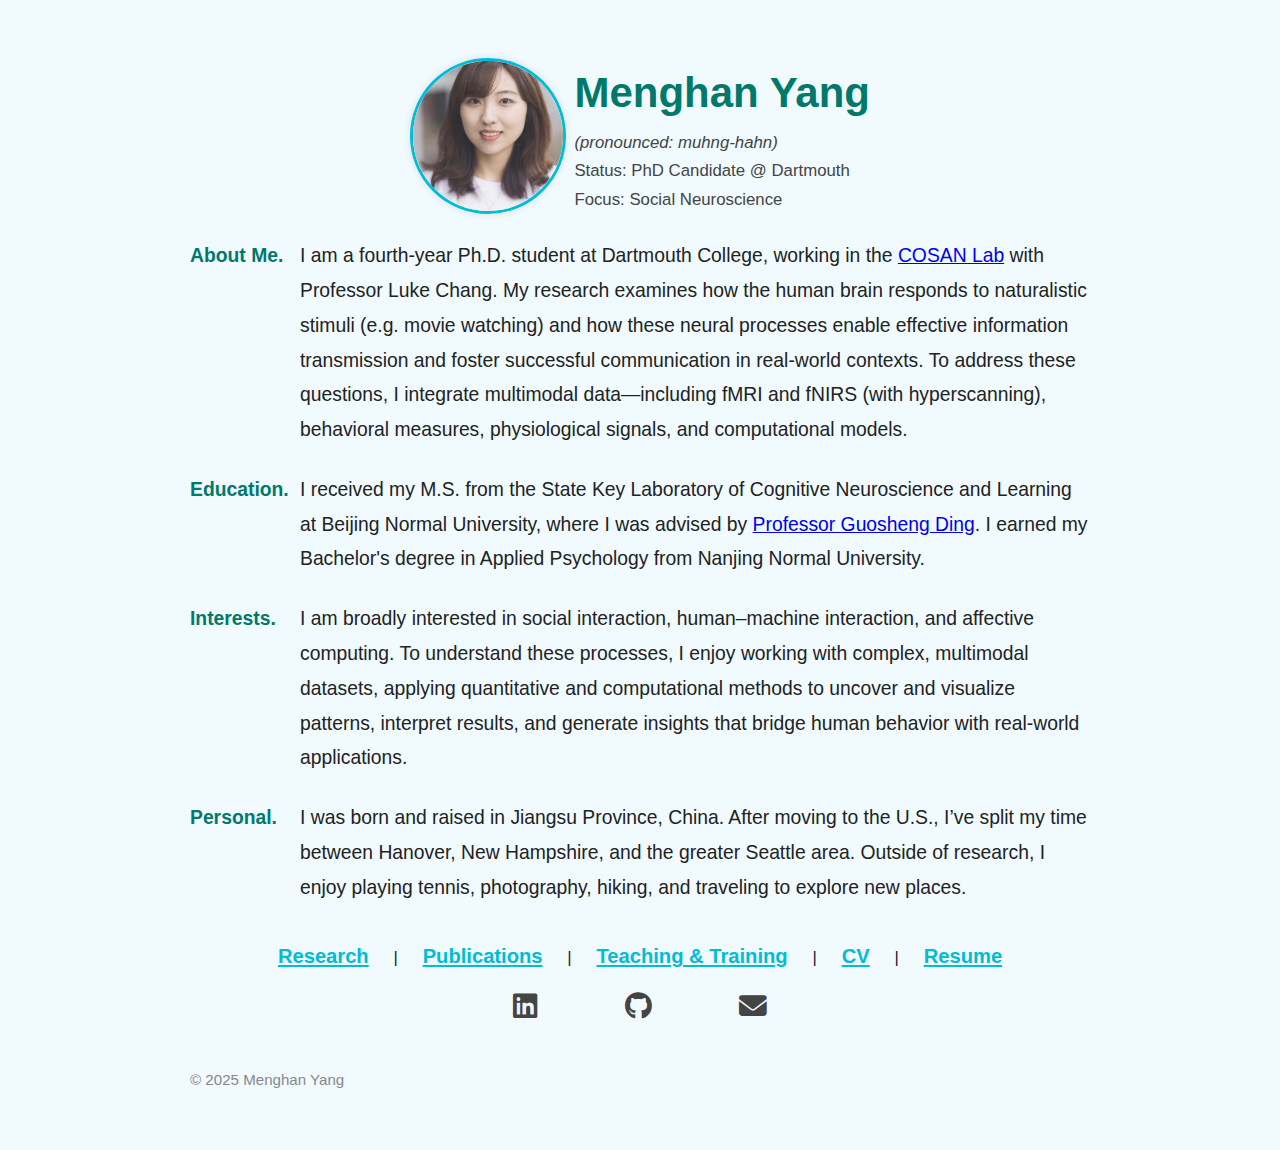
<file: index.html>
<!DOCTYPE html>
<html lang="en">
<head>
  <meta charset="UTF-8" />
  <meta name="viewport" content="width=device-width, initial-scale=1.0"/>
  <title>Menghan Yang</title>
  <link rel="stylesheet" href="style.css" />
  <link rel="stylesheet" href="https://cdnjs.cloudflare.com/ajax/libs/font-awesome/6.5.0/css/all.min.css" integrity="sha512-..." crossorigin="anonymous" referrerpolicy="no-referrer" />
</head>
<body>

  <div class="container">

    <header>
      <div class="intro-container">
        <img src="assets/images/headshot_menghan.jpg" alt="Menghan Yang Headshot" class="headshot"/>
        <div class="intro-text">
        <div class="intro-text">
          <h1 class="name">Menghan Yang</h1>
          <p class="pronunciation">(pronounced: muhng-hahn)</p>
          <p class="sub-info">Status: PhD Candidate @ Dartmouth</p>
          <p class="sub-info">Focus: Social Neuroscience</p>
        </div>
      </div>
    </header>

    <section class="bio">
      <div class="bio-block">
        <span class="subtitle">About Me.</span>
        <p class="body-text">
          I am a fourth-year Ph.D. student at Dartmouth College, working in the
          <a href="https://cosanlab.com" target="_blank">COSAN Lab</a> with Professor Luke Chang.
          My research examines how the human brain responds to naturalistic stimuli (e.g. movie watching) and how these neural processes enable effective information transmission and foster successful communication in real-world contexts. 
          To address these questions, I integrate multimodal data—including fMRI and fNIRS (with hyperscanning), behavioral measures, physiological signals, and computational models.
        </p>
      </div>

      <div class="bio-block">
        <span class="subtitle">Education.</span>
        <p class="body-text">
          I received my M.S. from the State Key Laboratory of Cognitive Neuroscience and Learning at Beijing Normal University,
          where I was advised by <a href="https://brain.bnu.edu.cn/English/Faculty/CurrentFaculty/Dzz/b8180a590c62425c99f4d29cd3237f4b.htm" target="_blank">Professor Guosheng Ding</a>.
          I earned my Bachelor's degree in Applied Psychology from Nanjing Normal University.
        </p>
      </div>

      <div class="bio-block">
        <span class="subtitle">Interests.</span>
        <p class="body-text">
          I am broadly interested in social interaction, human–machine interaction, and affective computing. 
          To understand these processes, I enjoy working with complex, multimodal datasets, applying quantitative and computational methods to uncover and visualize patterns, interpret results, and generate insights that bridge human behavior with real-world applications.
        </p>
      </div>

      <div class="bio-block">
        <span class="subtitle">Personal.</span>
        <p class="body-text">
          I was born and raised in Jiangsu Province, China. After moving to the U.S., I’ve split my time between Hanover, New Hampshire,
          and the greater Seattle area. Outside of research, I enjoy playing tennis, photography, hiking, and traveling to explore new places.
        </p>
      </div>
    </section>

    <nav>
      <a href="research.html">Research</a> |
      <a href="publications.html">Publications</a> |
      <a href="teaching_training.html">Teaching & Training</a> |
      <a href="https://drive.google.com/file/d/1tpuu9jmbNj-9GskrdP3sUAORVMIe_zEc/view?usp=drive_link" target="_blank">CV</a> |
      <a href="https://drive.google.com/file/d/19VSqUdCx4PqmynaKqFLmxTVOj0SQg67O/view?usp=drive_link" target="_blank">Resume</a>
    </nav>

    <section class="socials">
      <div class="social-icons">
        <a href="https://www.linkedin.com/in/menghan-yang-012634250/" target="_blank" aria-label="LinkedIn"><i class="fab fa-linkedin fa-xl"></i></a>
        <a href="https://github.com/Menghan-Yang" target="_blank" aria-label="GitHub"><i class="fab fa-github fa-xl"></i></a>
        <a href="mailto:menghan.yang.gr@dartmouth.com" target="_blank" aria-label="Email"><i class="fas fa-envelope fa-xl"></i></a>
      </div>
    </section>

    <footer>
      <p>© 2025 Menghan Yang</p>
    </footer>

  </div> <!-- end container -->

</body>
</html>
</file>
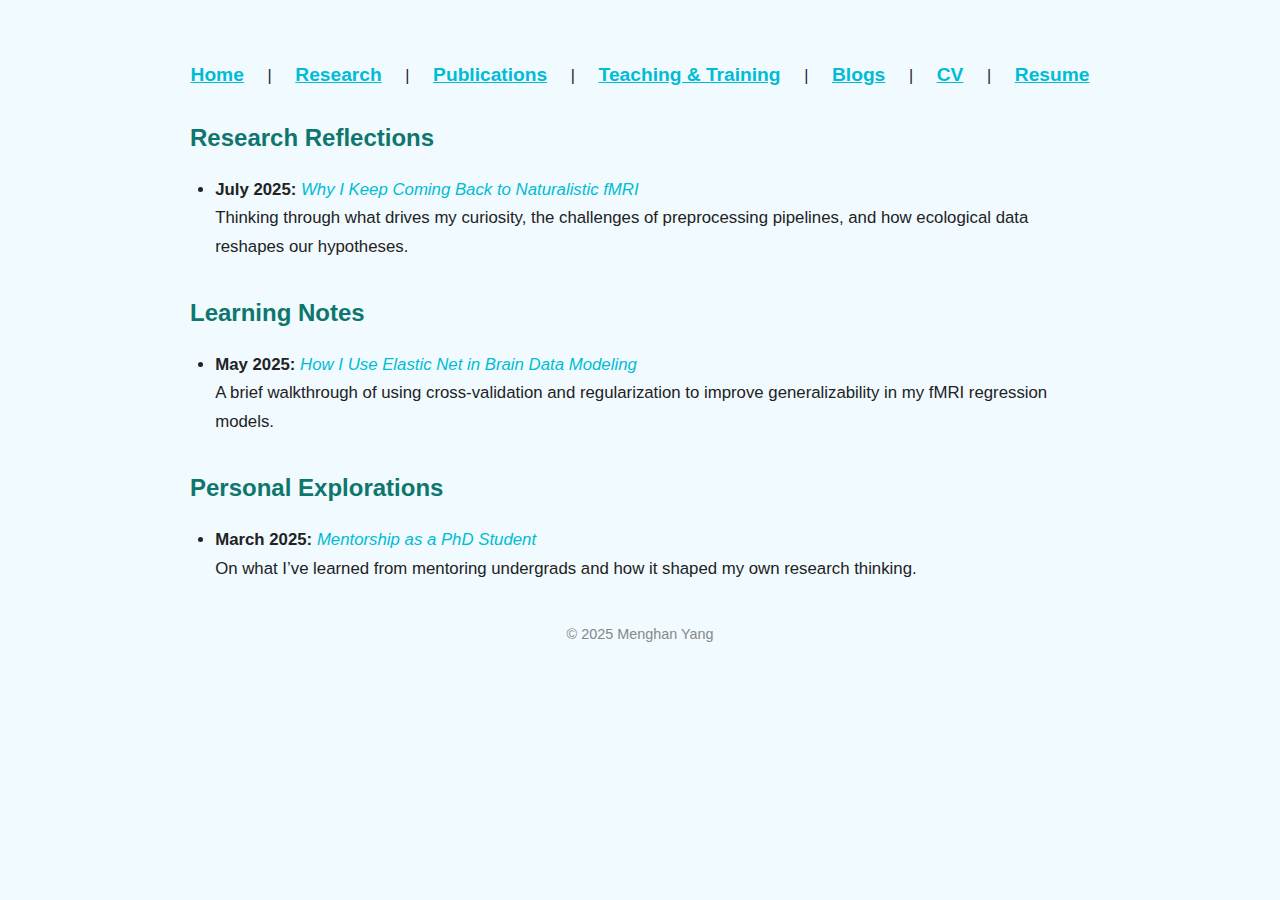
<file: blogs.html>
<!DOCTYPE html>
<html lang="en">
<head>
  <meta charset="UTF-8" />
  <meta name="viewport" content="width=device-width, initial-scale=1.0"/>
  <title>Blogs | Menghan Yang</title>
  <link rel="stylesheet" href="style.css" />
</head>
<body>

  <nav>
    <a href="index.html">Home</a> |
    <a href="research.html">Research</a> |
    <a href="publications.html">Publications</a> |
    <a href="teaching_training.html">Teaching & Training</a> |
    <a href="blogs.html">Blogs</a> |
    <a href="https://yourdomain.com/cv" target="_blank">CV</a> |
    <a href="https://yourdomain.com/resume" target="_blank">Resume</a>
  </nav>

  <div class="container">
    <h2>Research Reflections</h2>
    <ul class="pub-list">
      <li>
        <strong>July 2025:</strong>
        <a href="posts/naturalistic-fmri-thoughts.md" target="_blank"><em>Why I Keep Coming Back to Naturalistic fMRI</em></a><br>
        Thinking through what drives my curiosity, the challenges of preprocessing pipelines, and how ecological data reshapes our hypotheses.
      </li>
    </ul>

    <h2>Learning Notes</h2>
    <ul class="pub-list">
      <li>
        <strong>May 2025:</strong>
        <a href="posts/elasticnet-brain-modeling.md" target="_blank"><em>How I Use Elastic Net in Brain Data Modeling</em></a><br>
        A brief walkthrough of using cross-validation and regularization to improve generalizability in my fMRI regression models.
      </li>
    </ul>

    <h2>Personal Explorations</h2>
    <ul class="pub-list">
      <li>
        <strong>March 2025:</strong>
        <a href="posts/mentorship-phd-lessons.md" target="_blank"><em>Mentorship as a PhD Student</em></a><br>
        On what I’ve learned from mentoring undergrads and how it shaped my own research thinking.
      </li>
    </ul>
  </div>

  <footer>
    <p>© 2025 Menghan Yang</p>
  </footer>

</body>
</html>
</file>
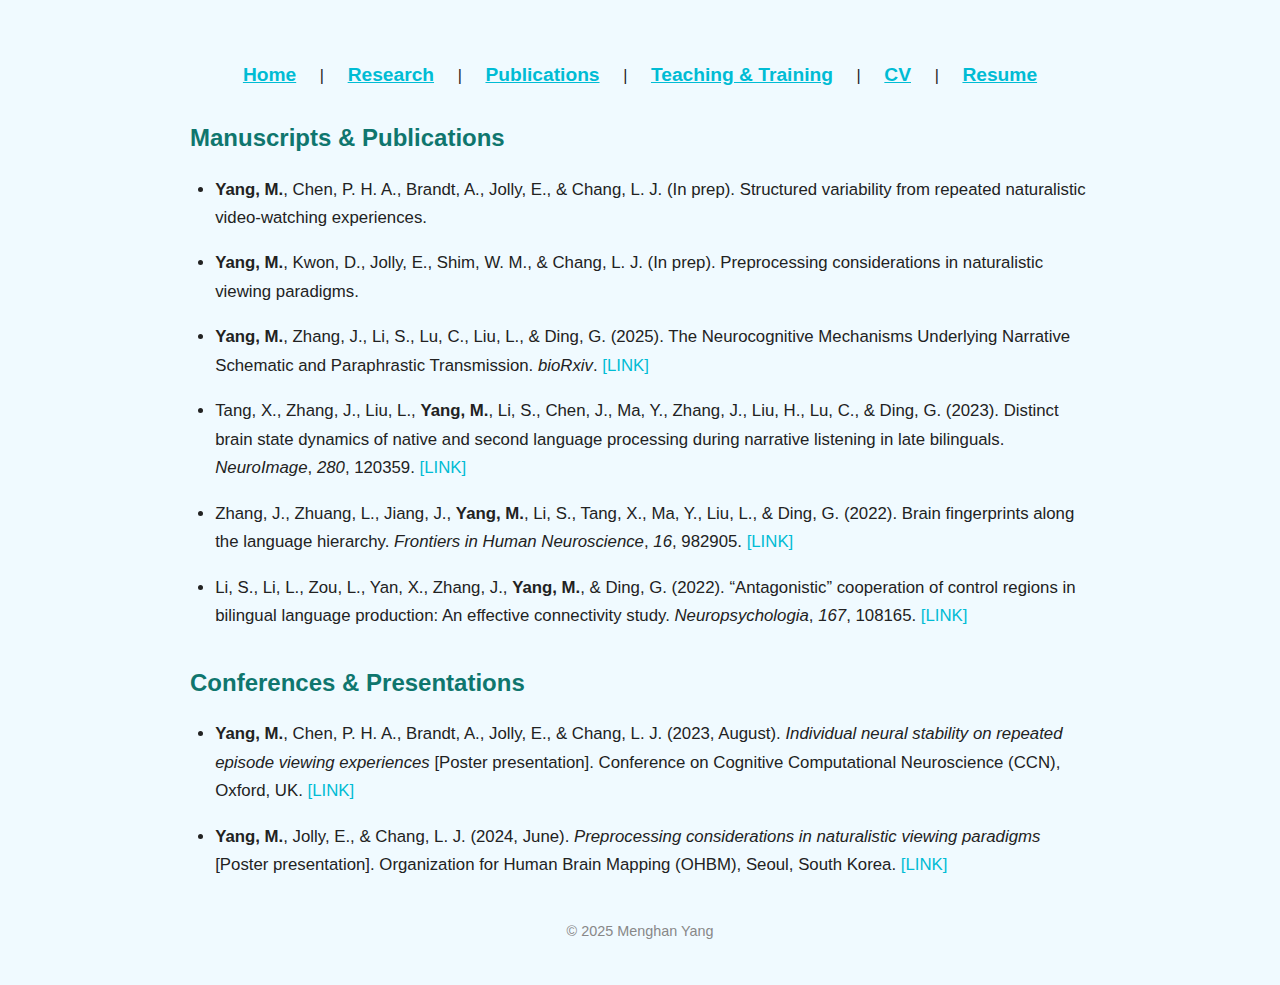
<file: publications.html>
<!DOCTYPE html>
<html lang="en">
<head>
  <meta charset="UTF-8" />
  <meta name="viewport" content="width=device-width, initial-scale=1.0"/>
  <title>Publications | Menghan Yang</title>
  <link rel="stylesheet" href="style.css" />
</head>
<body>

  <nav>
    <a href="index.html">Home</a> |
    <a href="research.html">Research</a> |
    <a href="publications.html">Publications</a> |
    <a href="teaching_training.html">Teaching & Training</a> |
    <a href="https://drive.google.com/file/d/1tpuu9jmbNj-9GskrdP3sUAORVMIe_zEc/view?usp=drive_link" target="_blank">CV</a> |
    <a href="https://drive.google.com/file/d/19VSqUdCx4PqmynaKqFLmxTVOj0SQg67O/view?usp=drive_link" target="_blank">Resume</a>
    </nav>
  </nav>

  <div class="container">
    <h2>Manuscripts & Publications</h2>
    <ul class="pub-list">
      <li><strong>Yang, M.</strong>, Chen, P. H. A., Brandt, A., Jolly, E., & Chang, L. J. (In prep). Structured variability from repeated naturalistic video-watching experiences.</li>
      <li><strong>Yang, M.</strong>, Kwon, D., Jolly, E., Shim, W. M., & Chang, L. J. (In prep). Preprocessing considerations in naturalistic viewing paradigms.</li>
      <li><strong>Yang, M.</strong>, Zhang, J., Li, S., Lu, C., Liu, L., & Ding, G. (2025). The Neurocognitive Mechanisms Underlying Narrative Schematic and Paraphrastic Transmission. <em>bioRxiv</em>. <a href="https://www.biorxiv.org/content/10.1101/2025.03.13.643115v1" target="_blank">[LINK]</a></li>
      <li>Tang, X., Zhang, J., Liu, L., <strong>Yang, M.</strong>, Li, S., Chen, J., Ma, Y., Zhang, J., Liu, H., Lu, C., & Ding, G. (2023). Distinct brain state dynamics of native and second language processing during narrative listening in late bilinguals. <em>NeuroImage</em>, <em>280</em>, 120359. <a href="https://www.sciencedirect.com/science/article/pii/S1053811923005104" target="_blank">[LINK]</a></li>
      <li>Zhang, J., Zhuang, L., Jiang, J., <strong>Yang, M.</strong>, Li, S., Tang, X., Ma, Y., Liu, L., & Ding, G. (2022). Brain fingerprints along the language hierarchy. <em>Frontiers in Human Neuroscience</em>, <em>16</em>, 982905. <a href="https://www.frontiersin.org/journals/human-neuroscience/articles/10.3389/fnhum.2022.982905/full" target="_blank">[LINK]</a></li>
      <li>Li, S., Li, L., Zou, L., Yan, X., Zhang, J., <strong>Yang, M.</strong>, & Ding, G. (2022). “Antagonistic” cooperation of control regions in bilingual language production: An effective connectivity study. <em>Neuropsychologia</em>, <em>167</em>, 108165. <a href="https://www.sciencedirect.com/science/article/abs/pii/S0028393222000240" target="_blank">[LINK]</a></li>
    </ul>

    <h2>Conferences & Presentations</h2>
    <ul class="pub-list">
      <li><strong>Yang, M.</strong>, Chen, P. H. A., Brandt, A., Jolly, E., & Chang, L. J. (2023, August). <em>Individual neural stability on repeated episode viewing experiences</em> [Poster presentation]. Conference on Cognitive Computational Neuroscience (CCN), Oxford, UK. <a href="https://drive.google.com/file/d/13CDJT19YLdMrMKbZ8HcyUzAJmD3UbyTN/view?usp=drive_link" target="_blank">[LINK]</a></li>
      <li><strong>Yang, M.</strong>, Jolly, E., & Chang, L. J. (2024, June). <em>Preprocessing considerations in naturalistic viewing paradigms</em> [Poster presentation]. Organization for Human Brain Mapping (OHBM), Seoul, South Korea. <a href="https://drive.google.com/file/d/1B424PoPVUq6qN4-mQZTeBukOHJHwA1WK/view?usp=drive_link" target="_blank">[LINK]</a></li>
    </ul>
  </div>

  <footer>
    <p>© 2025 Menghan Yang</p>
  </footer>

</body>
</html>
</file>
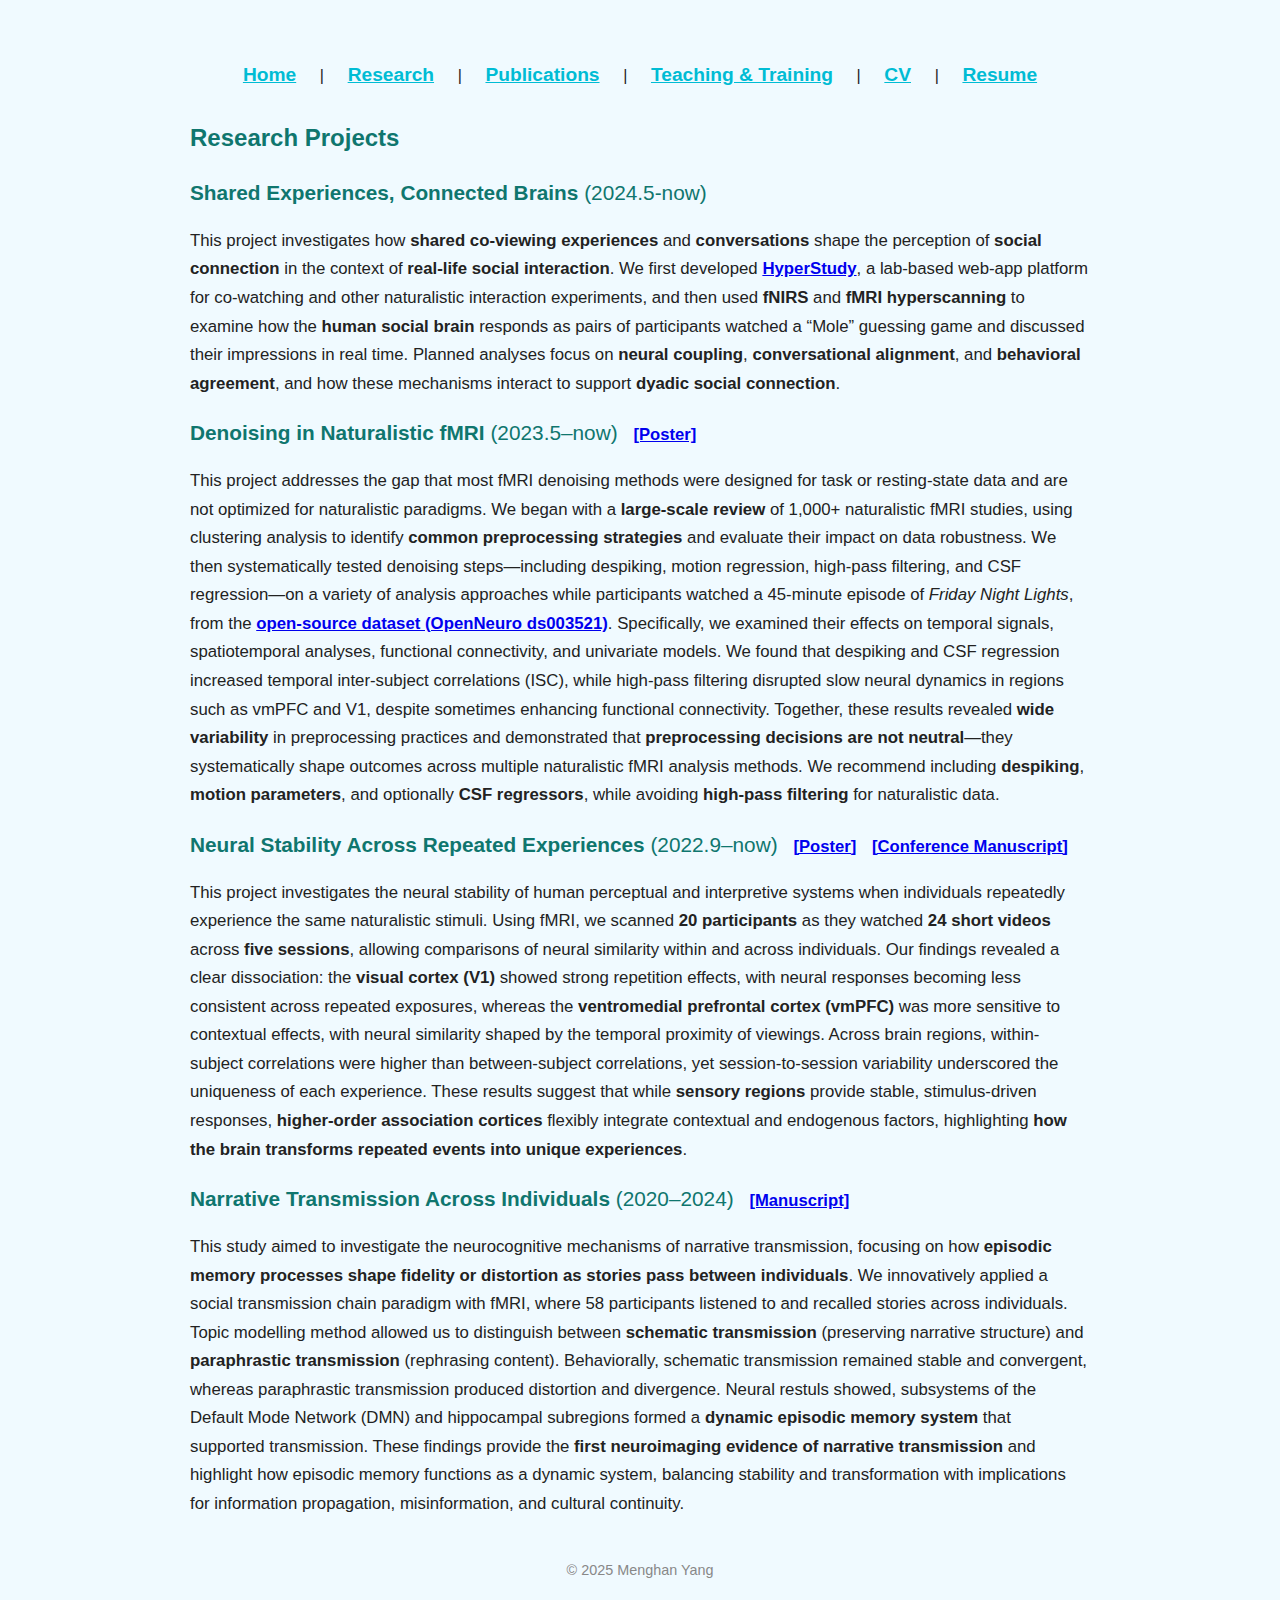
<file: research.html>
<!DOCTYPE html>
<html lang="en">
<head>
  <meta charset="UTF-8" />
  <meta name="viewport" content="width=device-width, initial-scale=1.0"/>
  <title>Research | Menghan Yang</title>
  <link rel="stylesheet" href="style.css" />
</head>
<body>

  <nav>
    <a href="index.html">Home</a> |
    <a href="research.html">Research</a> |
    <a href="publications.html">Publications</a> |
    <a href="teaching_training.html">Teaching & Training</a> |
    <a href="https://drive.google.com/file/d/1tpuu9jmbNj-9GskrdP3sUAORVMIe_zEc/view?usp=drive_link" target="_blank">CV</a> |
    <a href="https://drive.google.com/file/d/19VSqUdCx4PqmynaKqFLmxTVOj0SQg67O/view?usp=drive_link" target="_blank">Resume</a>
  </nav>

  <div class="container">
    <h2>Research Projects</h2>

    <section>
      <h3>Shared Experiences, Connected Brains <span style="font-weight:normal;">(2024.5-now)</span></h3>
      <p>
        This project investigates how <strong>shared co-viewing experiences</strong> and <strong>conversations</strong>
        shape the perception of <strong>social connection</strong> in the context of <strong>real-life social interaction</strong>.
        We first developed <a href="https://hyperstudy.io/" target="_blank"><strong>HyperStudy</strong></a>,
        a lab-based web-app platform for co-watching and other naturalistic interaction experiments, and then used
        <strong>fNIRS</strong> and <strong>fMRI hyperscanning</strong> to examine how the <strong>human social brain</strong> responds
        as pairs of participants watched a “Mole” guessing game and discussed their impressions in real time.
        Planned analyses focus on <strong>neural coupling</strong>, <strong>conversational alignment</strong>, and <strong>behavioral agreement</strong>,
        and how these mechanisms interact to support <strong>dyadic social connection</strong>.
       </p>
    </section>

    <section>
      <h3>
        Denoising in Naturalistic fMRI 
        <span style="font-weight:normal;">(2023.5–now)</span> 
        <a href="https://drive.google.com/file/d/1B424PoPVUq6qN4-mQZTeBukOHJHwA1WK/view?usp=drive_link" 
          target="_blank" 
          style="font-size: 0.8em; margin-left: 10px;">[Poster]</a>
      </h3>
      <p>This project addresses the gap that most fMRI denoising methods were designed for task or resting-state data and are not optimized 
        for naturalistic paradigms. We began with a <strong>large-scale review</strong> of 1,000+ naturalistic fMRI studies, using clustering analysis to identify 
        <strong>common preprocessing strategies</strong> and evaluate their impact on data robustness. We then systematically tested denoising steps—including 
        despiking, motion regression, high-pass filtering, and CSF regression—on a variety of analysis approaches while participants watched a 45-minute episode of <em>Friday Night Lights</em>, from the <a href="https://openneuro.org/datasets/ds003521/versions/2.2.0" target="_blank"><strong>open-source dataset (OpenNeuro ds003521)</strong></a>. 
        Specifically, we examined their effects on temporal signals, spatiotemporal analyses, functional connectivity, and univariate models. We found that despiking and CSF regression increased temporal inter-subject correlations (ISC), while high-pass filtering disrupted slow neural dynamics in regions such as vmPFC and V1, despite sometimes enhancing functional connectivity. Together, these results revealed <strong>wide variability</strong> in preprocessing practices and demonstrated that <strong>preprocessing decisions are not neutral</strong>—they systematically shape outcomes across multiple naturalistic fMRI analysis methods. We recommend including <strong>despiking</strong>, <strong>motion parameters</strong>, and optionally <strong>CSF regressors</strong>, while avoiding <strong>high-pass filtering</strong> for naturalistic data.
      </p>
    </section>

    <section>
      <h3>Neural Stability Across Repeated Experiences <span style="font-weight:normal;">(2022.9–now)</span> 
        <a href="https://drive.google.com/file/d/13CDJT19YLdMrMKbZ8HcyUzAJmD3UbyTN/view?usp=drive_link" 
          target="_blank" 
          style="font-size: 0.8em; margin-left: 10px;">[Poster]</a>
        <a href="https://2023.ccneuro.org/view_paperc3fd.html?PaperNum=1671" 
          target="_blank" 
          style="font-size: 0.8em; margin-left: 10px;">[Conference Manuscript]</a>
      </h3>
      <p>
        This project investigates the neural stability of human perceptual and interpretive systems when individuals repeatedly experience the same naturalistic stimuli.
        Using fMRI, we scanned <strong>20 participants</strong> as they watched <strong>24 short videos</strong> across <strong>five sessions</strong>, allowing comparisons of neural similarity within and across individuals.
        Our findings revealed a clear dissociation: the <strong>visual cortex (V1)</strong> showed strong repetition effects, with neural responses becoming less consistent across repeated exposures, 
        whereas the <strong>ventromedial prefrontal cortex (vmPFC)</strong> was more sensitive to contextual effects, with neural similarity shaped by the temporal proximity of viewings. 
        Across brain regions, within-subject correlations were higher than between-subject correlations, yet session-to-session variability underscored the uniqueness of each experience. 
        These results suggest that while <strong>sensory regions</strong> provide stable, stimulus-driven responses, <strong>higher-order association cortices</strong> flexibly integrate contextual and endogenous factors, highlighting <strong>how the brain transforms repeated events into unique experiences</strong>.
      </p>
    </section>

    <section>
      <h3>Narrative Transmission Across Individuals <span style="font-weight:normal;">(2020–2024)</span>
      <a href="https://www.biorxiv.org/content/10.1101/2025.03.13.643115v1" 
          target="_blank" 
          style="font-size: 0.8em; margin-left: 10px;">[Manuscript]</a>
      </h3>
      <p>
        This study aimed to investigate the neurocognitive mechanisms of narrative transmission, focusing on how 
        <strong>episodic memory processes shape fidelity or distortion as stories pass between individuals</strong>. 
        We innovatively applied a social transmission chain paradigm with fMRI, where 58 participants listened to and recalled stories across individuals. 
        Topic modelling method allowed us to distinguish between <strong>schematic transmission</strong> (preserving narrative structure) and 
        <strong>paraphrastic transmission</strong> (rephrasing content). Behaviorally, 
        schematic transmission remained stable and convergent, whereas 
        paraphrastic transmission produced distortion and divergence. Neural restuls showed, 
        subsystems of the Default Mode Network (DMN) and hippocampal subregions formed a 
        <strong>dynamic episodic memory system</strong> that supported transmission.
        These findings provide the <strong>first neuroimaging evidence of narrative transmission</strong> and highlight how 
        episodic memory functions as a dynamic system, balancing stability and transformation with implications for 
        information propagation, misinformation, and cultural continuity.
      </p>
    </section>

  </div>

  <footer>
    <p>© 2025 Menghan Yang</p>
  </footer>

</body>
</html>
</file>
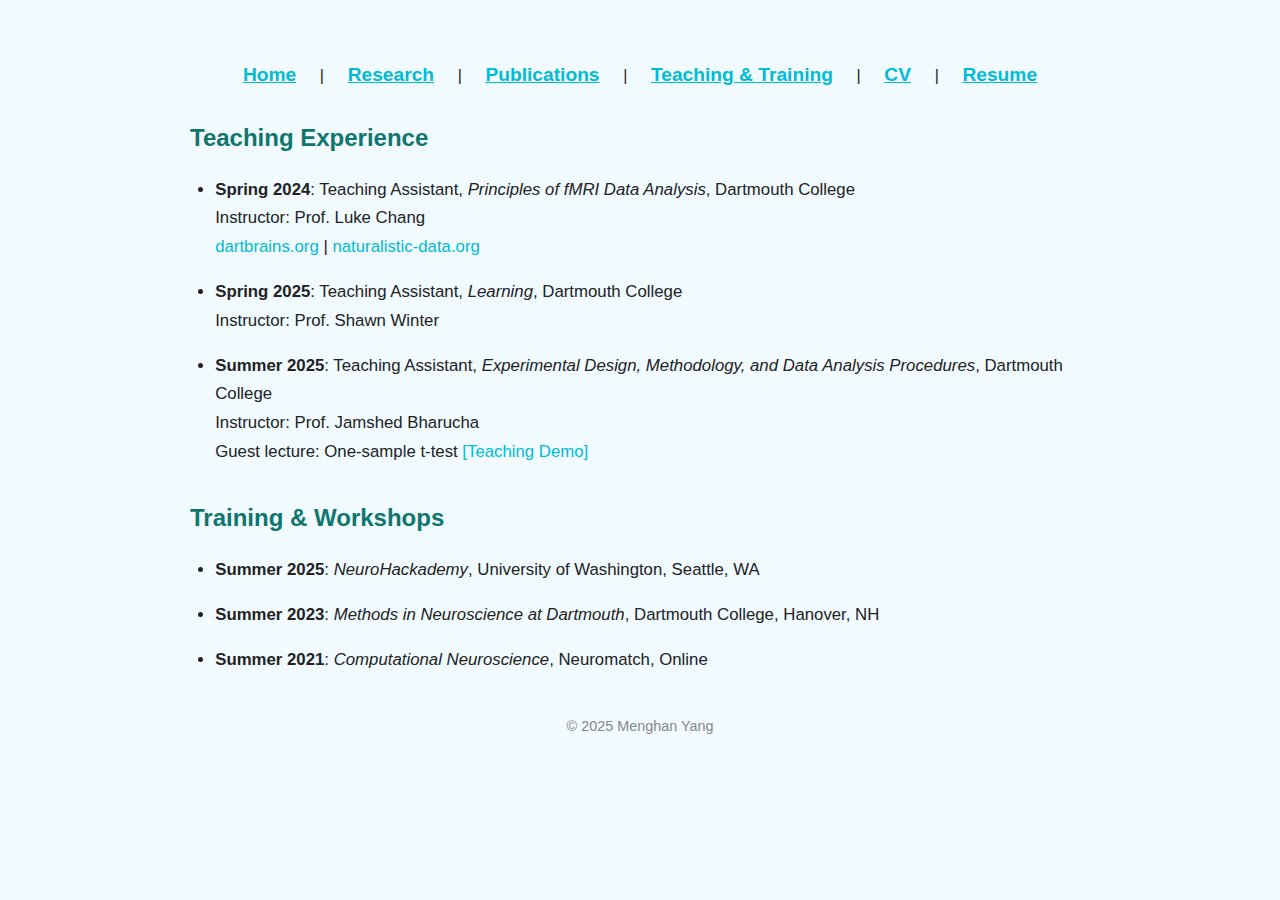
<file: teaching_training.html>
<!DOCTYPE html>
<html lang="en">
<head>
  <meta charset="UTF-8" />
  <meta name="viewport" content="width=device-width, initial-scale=1.0"/>
  <title>Teaching & Training | Menghan Yang</title>
  <link rel="stylesheet" href="style.css" />
</head>
<body>

  <nav>
    <a href="index.html">Home</a> |
    <a href="research.html">Research</a> |
    <a href="publications.html">Publications</a> |
    <a href="teaching_training.html">Teaching & Training</a> |
    <a href="https://drive.google.com/file/d/1tpuu9jmbNj-9GskrdP3sUAORVMIe_zEc/view?usp=drive_link" target="_blank">CV</a> |
    <a href="https://drive.google.com/file/d/19VSqUdCx4PqmynaKqFLmxTVOj0SQg67O/view?usp=drive_link" target="_blank">Resume</a>
  </nav>

  <div class="container">
    <h2>Teaching Experience</h2>
    <ul class="pub-list">
      <li>
        <strong>Spring 2024</strong>: Teaching Assistant, <em>Principles of fMRI Data Analysis</em>, Dartmouth College<br>
        Instructor: Prof. Luke Chang<br>
        <a href="https://dartbrains.org/" target="_blank">dartbrains.org</a> |
        <a href="https://naturalistic-data.org/content/intro.html" target="_blank">naturalistic-data.org</a>
      </li>
      <li>
        <strong>Spring 2025</strong>: Teaching Assistant, <em>Learning</em>, Dartmouth College<br>
        Instructor: Prof. Shawn Winter
      </li>
      <li>
        <strong>Summer 2025</strong>: Teaching Assistant, <em>Experimental Design, Methodology, and Data Analysis Procedures</em>, Dartmouth College<br>
        Instructor: Prof. Jamshed Bharucha<br>
        Guest lecture: One-sample t-test 
        <a href=" https://menghan-yang.github.io/PSYC10_t_test_demo/One_Sample_t_test.html" target="_blank">[Teaching Demo]</a>
      </li>
    </ul>

    <h2>Training & Workshops</h2>
    <ul class="pub-list">
      <li>
        <strong>Summer 2025</strong>: <em>NeuroHackademy</em>, University of Washington, Seattle, WA
      </li>
      <li>
        <strong>Summer 2023</strong>: <em>Methods in Neuroscience at Dartmouth</em>, Dartmouth College, Hanover, NH
      </li>
      <li>
        <strong>Summer 2021</strong>: <em>Computational Neuroscience</em>, Neuromatch, Online
      </li>
    </ul>
  </div>

  <footer>
    <p>© 2025 Menghan Yang</p>
  </footer>

</body>
</html>
</file>
<file: style.css>
/* ---------- Base Page Styling ---------- */
body {
  font-family: Arial, sans-serif;
  background-color: #f0faff;
  color: #222;
  margin: 0;
  padding: 2em;
  text-align: center;
}

/* ---------- Header & Titles ---------- */
h1 {
  font-size: 2rem;
  color: #0f766e;
  margin-top: 1rem;
  margin-bottom: 1rem;
}

h2 {
  color: #0f766e;
  font-size: 1.5rem;
  font-weight: bold;
  margin-top: 2.0rem;
  margin-bottom: 1.0rem;
}

h3 {
  color: #0f766e;
  font-size: 1.3rem;
  font-weight: 600;
  margin-top: 1rem;
  margin-bottom: 0.75rem;
}

/* ---------- Layout Containers ---------- */
.container,
.content {
  max-width: 900px;
  margin: 1.5em auto;
  text-align: left;
  font-size: 1.05em;
  line-height: 1.7;
  padding: 0 20px;
}

/* ---------- Navigation ---------- */
nav {
  margin: 2em 0 1em 0;
  text-align: center;
}

nav a {
  margin: 0 1em;
  text-decoration: underline;
  font-weight: bold;
  color: #00bcd4;
  font-size: 1.2em;
}

nav a:hover {
  color: #00796b;
  text-decoration: none;
}

/* ---------- Intro (Headshot & Name) ---------- */
.intro-container {
  display: flex;
  align-items: center;
  justify-content: center;
  gap: 0.5em;
  margin-top: 1em;
  flex-wrap: wrap;
}

.headshot {
  width: 150px;
  height: 150px;
  object-fit: cover;
  border-radius: 50%;
  border: 3px solid #00bcd4;
  box-shadow: 0 0 8px rgba(0, 0, 0, 0.1);
}

.intro-text {
  text-align: left;
  max-width: 400px;
}

.name {
  font-size: 2.5em;
  margin: 0;
  color: #00796b;
}

.pronunciation {
  font-size: 0.95em;
  font-style: italic;
  color: #666;
  margin-top: 0;
  margin-bottom: 0.2em;
}

.sub-info {
  font-size: 1.05em;
  color: #444;
  margin: 0;
}

.intro-text p {
  font-size: 1em;
  margin: 0em 0;
  color: #444;
}

/* ---------- Bio Section ---------- */
.bio {
  font-size: 1.15em;
  line-height: 1.8;
  color: #222;
  margin-top: 1.3em;
}

.bio-block {
  display: flex;
  align-items: flex-start;
  margin-bottom: 1.3em;
}

.subtitle {
  font-weight: bold;
  color: #00796b;
  min-width: 110px;
  flex-shrink: 0;
}

.body-text {
  margin: 0;
  text-align: left;
  text-indent: 0;
}

/* ---------- Publications & Project Links ---------- */
.pub-list {
  list-style-type: disc;
  padding-left: 1.5em;
}

.pub-list li {
  margin-bottom: 1.0em;
}

.pub-list a {
  color: #00bcd4;
  text-decoration: none;
}

.pub-list a:hover {
  text-decoration: underline;
}

.links {
  margin: 0.5rem 0 2.5rem;
}

.links a {
  margin-right: 1.5rem;
  color: #00bcd4;
  text-decoration: none;
}

.links a:hover {
  text-decoration: underline;
}

/* ---------- Social Icons ---------- */
.socials {
  margin-top: 1em;
}

.socials a {
  margin: 0 1.5em;
  text-decoration: none;
  font-weight: 500;
  font-size: 1.1em;
  color: #444;
}

.social-icons {
  display: flex;
  justify-content: center;
  align-items: center;
  gap: 2rem;
  margin-top: 1rem;
}

/* ---------- Footer ---------- */
footer {
  margin-top: 3em;
  font-size: 0.9em;
  color: #888;
}
</file>
